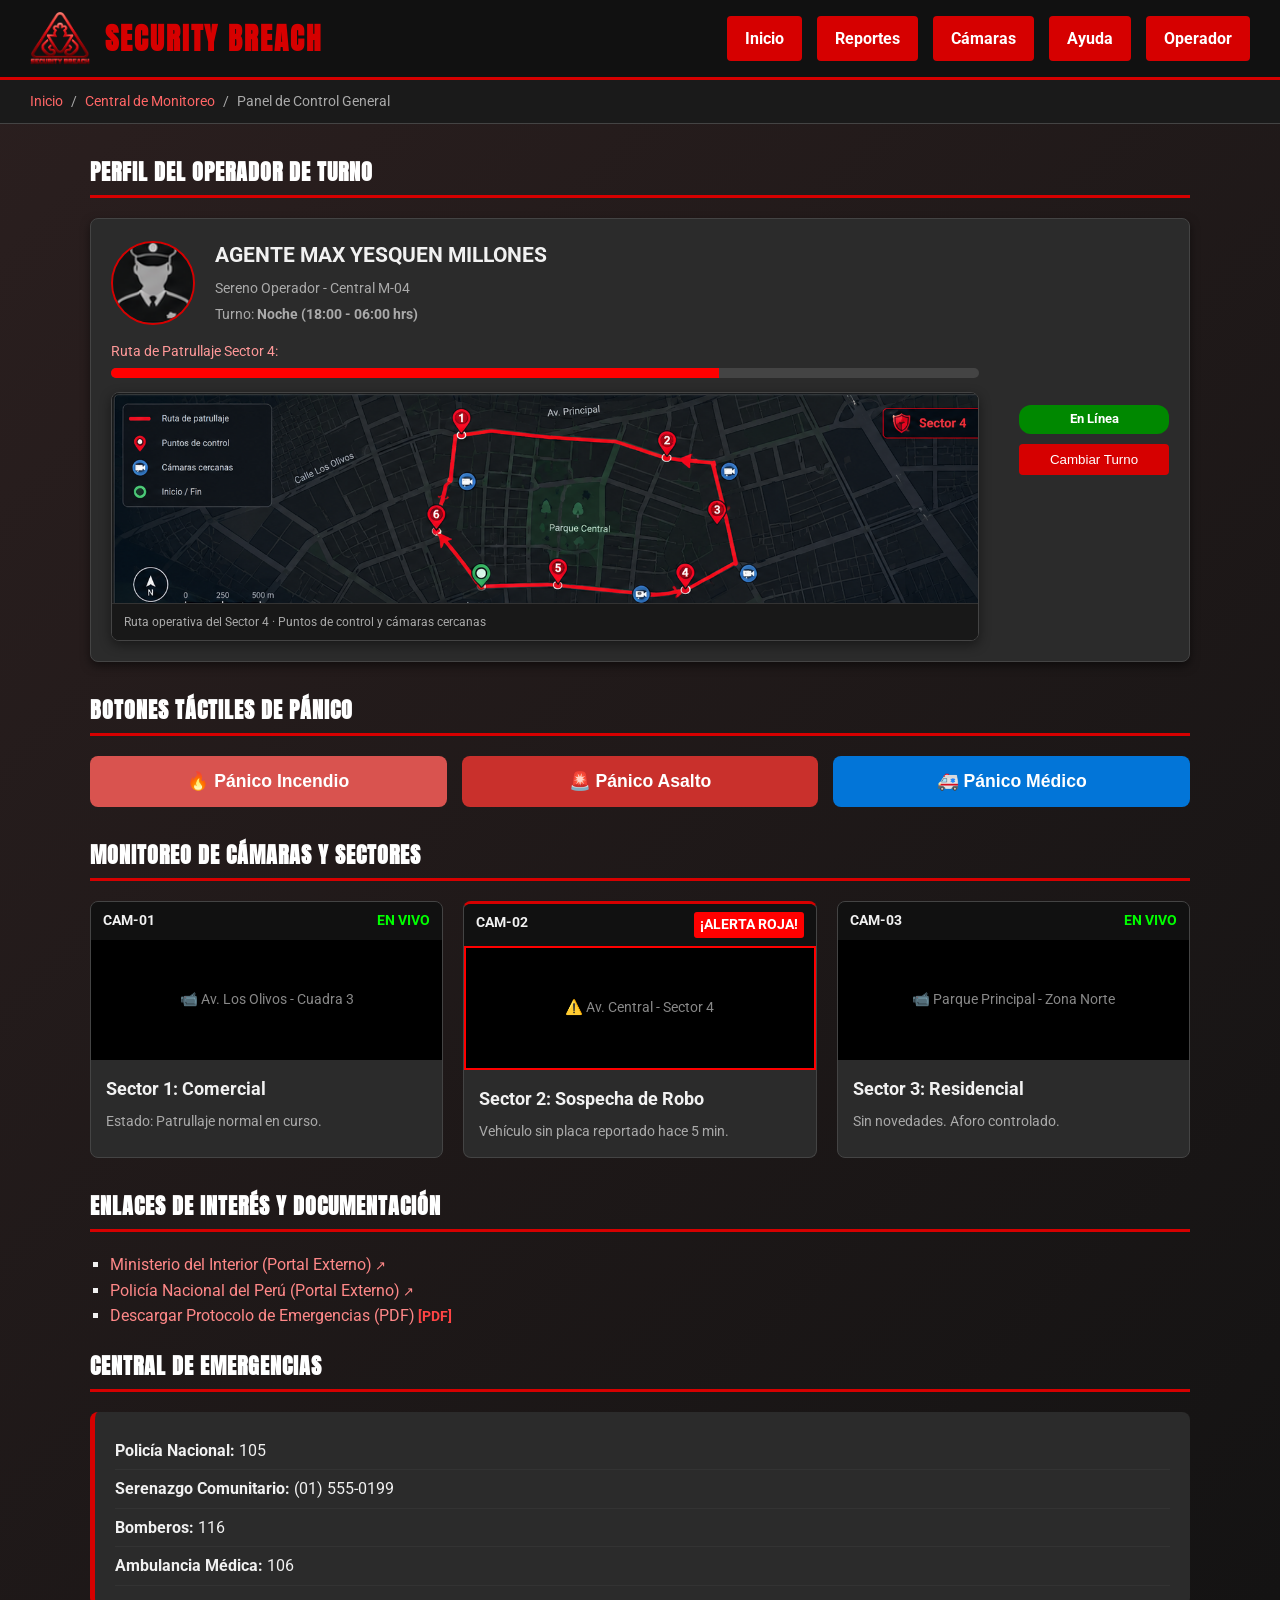
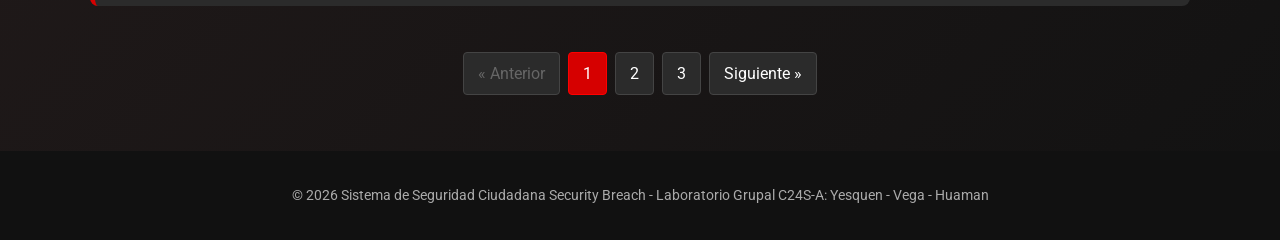
<file: index.html>
<!DOCTYPE html>
<html lang="es">
<head>
  <meta charset="UTF-8">
  <meta name="viewport" content="width=device-width, initial-scale=1.0">
  <title>Central de Seguridad Ciudadana | Security Breach</title>
  <link rel="stylesheet" href="styles.css">
  <link rel="preconnect" href="https://fonts.googleapis.com">
  <link rel="preconnect" href="https://fonts.gstatic.com" crossorigin>
  <link href="https://fonts.googleapis.com/css2?family=Anton&family=Roboto:wght@300;400;700&display=swap" rel="stylesheet">
</head> 
<body>

  <!-- Cabecera Principal -->
<header class="main-header">
    <div class="logo-container">
      <img src="security.png" alt="Logo Security Breach" class="logo-img">
      <h1 class="portal-title">SECURITY BREACH</h1>
    </div>

    <!-- Navegación Principal -->
    <nav class="nav-menu" aria-label="Navegación principal">
  <div class="menu-contenedor">
    <details>
    <summary class="btn-nav" href="index.html">Inicio</summary>
    <div class="cuadro-opciones">
      <a class="opcion-item" href="#operador">Perfil de Operador</a>
      <a class="opcion-item" href="#sectores">Monitoreo de Sectores</a>
      <a class="opcion-item" href="https://www.gob.pe/pnp" target="_blank">PNP Oficial</a>
    </div>
    </details>
  </div>

  <div class="menu-contenedor">
    <details>
    <summary class="btn-nav" href="reportes.html">Reportes</summary>
    <div class="cuadro-opciones">
      <a class="opcion-item" href="index.html">Nuevo Reporte</a>
      <a class="opcion-item" href="reportes.html#historial">Historial de Incidencias</a>
      <a class="opcion-item" href="reporte_mensual.pdf">Descargar Reporte PDF</a>
    </div>
    </details>
  </div>

  <div class="menu-contenedor">
    <details>
    <summary class="btn-nav" href="camaras.html">Cámaras</summary>
    <div class="cuadro-opciones">
      <a class="opcion-item" href="camaras.html#camaras">Cámaras en Vivo</a>
      <a class="opcion-item" href="camaras.html#riesgo">Zonas de Alto Riesgo</a>
    </div>
    </details>
  </div>

  <!-- AYUDA -->
  <div class="menu-contenedor">
    <details>
    <summary class="btn-nav" href="ayuda.html">Ayuda</summary>
    <div class="cuadro-opciones">
      <a class="opcion-item" href="ayuda.html#soporte">Soporte Técnico</a>
      <a class="opcion-item" href="https://www.gob.pe" target="_blank">Portal del Estado</a>
    </div>
    </details>
  </div>

  <!-- OPERADOR -->
  <div class="menu-contenedor">
    <details>
      <summary class="btn-nav">Operador</summary>
      <div class="cuadro-opciones">
        <a class="opcion-item" href="sesion.html">Cerrar Sesión</a>
      </div>
    </details>
  </div>
    </nav>
  </header>

  <!-- Componente Breadcrumbs (Migas de Pan) -->
  <nav class="breadcrumbs-container" aria-label="Migas de pan">
    <ol class="breadcrumbs">
      <li class="breadcrumb-item"><a href="#">Inicio</a></li>
      <li class="breadcrumb-item"><a href="#">Central de Monitoreo</a></li>
      <li class="breadcrumb-item active" aria-current="page">Panel de Control General</li>
    </ol>
  </nav>

  <main class="container">

    <!-- Sección Perfil de Sereno/Operador (Layout Flexbox) -->
    <section class="operador-section" id="operador">
      <h2 class="section-title">PERFIL DEL OPERADOR DE TURNO</h2>
      <article class="operator-card">
        <div class="operator-info">
          <div class="operator-heading">
            <div class="operator-avatar">
              <img src="avatar.png" alt="Foto de perfil del agente Max Yesquen Millones">
            </div>
            <div class="operator-details">
              <h3 class="operator-name">AGENTE MAX YESQUEN MILLONES</h3>
              <p class="operator-role">Sereno Operador - Central M-04</p>
              <p class="operator-shift">Turno: <strong>Noche (18:00 - 06:00 hrs)</strong></p>
            </div>
          </div>
          
          <!-- Barra de carga de patrullaje activo -->
          <div class="patrol-progress-container">
            <label>Ruta de Patrullaje Sector 4:</label>
            <div class="progress-bar">
              <div class="progress-fill"></div>
            </div>
            <div class="patrol-map">
              <img src="ruta_sector4.png" alt="Mapa de la ruta de patrullaje del Sector 4">
              <p class="map-caption">Ruta operativa del Sector 4 · Puntos de control y cámaras cercanas</p>
            </div>
          </div>
        </div>
        <div class="operator-actions">
          <span class="status-badge active">En Línea</span>
          <button class="btn-action">Cambiar Turno</button>
        </div>
      </article>
    </section>

    <!-- Botones Táctiles de Pánico (Visibles especialmente en SmartPhones / Móviles) -->
    <section class="panic-section">
      <h2 class="section-title">BOTONES TÁCTILES DE PÁNICO</h2>
      <div class="panic-grid">
        <button class="btn-panic alert-fire">🔥 Pánico Incendio</button>
        <button class="btn-panic alert-crime">🚨 Pánico Asalto</button>
        <button class="btn-panic alert-medical">🚑 Pánico Médico</button>
      </div>
    </section>

    <!-- Sección de Cámaras y Sectores (Layout CSS Grid - 3 Columnas) -->
    <section class="cameras-section" id="sectores">
      <h2 class="section-title">MONITOREO DE CÁMARAS Y SECTORES</h2>
      
      <div class="cameras-grid">
        
        <!-- Tarjeta 1: Sector 1 -->
        <article class="camera-card">
          <div class="camera-header">
            <span class="cam-id">CAM-01</span>
            <span class="cam-status online">EN VIVO</span>
          </div>
          <div class="camera-screen">
            <p>📹 Av. Los Olivos - Cuadra 3</p>
          </div>
          <div class="camera-body">
            <h3>Sector 1: Comercial</h3>
            <p>Estado: Patrullaje normal en curso.</p>
          </div>
        </article>

        <!-- Tarjeta 2: Sector 2 (Alerta Activa con Parpadeo) -->
        <article class="camera-card alert-active">
          <div class="camera-header">
            <span class="cam-id">CAM-02</span>
            <span class="cam-status blink-alert">¡ALERTA ROJA!</span>
          </div>
          <div class="camera-screen alert-bg">
            <p>⚠️ Av. Central - Sector 4</p>
          </div>
          <div class="camera-body">
            <h3>Sector 2: Sospecha de Robo</h3>
            <p>Vehículo sin placa reportado hace 5 min.</p>
          </div>
        </article>

        <!-- Tarjeta 3: Sector 3 -->
        <article class="camera-card">
          <div class="camera-header">
            <span class="cam-id">CAM-03</span>
            <span class="cam-status online">EN VIVO</span>
          </div>
          <div class="camera-screen">
            <p>📹 Parque Principal - Zona Norte</p>
          </div>
          <div class="camera-body">
            <h3>Sector 3: Residencial</h3>
            <p>Sin novedades. Aforo controlado.</p>
          </div>
        </article>

      </div>
    </section>

    <!-- Sección de Enlaces y Documentos (Para selectores de atributo) -->
    <section class="links-section">
      <h2 class="section-title">ENLACES DE INTERÉS Y DOCUMENTACIÓN</h2>
      <ul class="external-links">
        <li><a href="https://www.gob.pe/mininter" target="_blank">Ministerio del Interior (Portal Externo)</a></li>
        <li><a href="https://www.pnp.gob.pe" target="_blank">Policía Nacional del Perú (Portal Externo)</a></li>
        <li><a href="protocolo_seguridad.pdf">Descargar Protocolo de Emergencias (PDF)</a></li>
      </ul>
    </section>

    <!-- Sección de Teléfonos de Emergencia -->
    <section class="emergency-section">
      <h2 class="section-title">CENTRAL DE EMERGENCIAS</h2>
      <ul class="phone-list">
        <li><strong>Policía Nacional:</strong> 105</li>
        <li><strong>Serenazgo Comunitario:</strong> (01) 555-0199</li>
        <li><strong>Bomberos:</strong> 116</li>
        <li><strong>Ambulancia Médica:</strong> 106</li>
      </ul>
    </section>

    <!-- Paginación -->
    <nav class="pagination-container" aria-label="Navegación de páginas">
      <ul class="pagination">
        <li class="page-item disabled"><a class="page-link" href="index.html" aria-disabled="true">&laquo; Anterior</a></li>
        <li class="page-item active"><a class="page-link" href="index.html" aria-current="page">1</a></li>
        <li class="page-item"><a class="page-link" href="pagina2.html">2</a></li>
        <li class="page-item"><a class="page-link" href="pagina3.html">3</a></li>
        <li class="page-item"><a class="page-link" href="pagina2.html">Siguiente &raquo;</a></li>
      </ul>
    </nav>

  </main>

  <footer class="main-footer">
    <p>© 2026 Sistema de Seguridad Ciudadana Security Breach - Laboratorio Grupal C24S-A: Yesquen - Vega - Huaman</p>
  </footer>

</body>
</html>
</file>
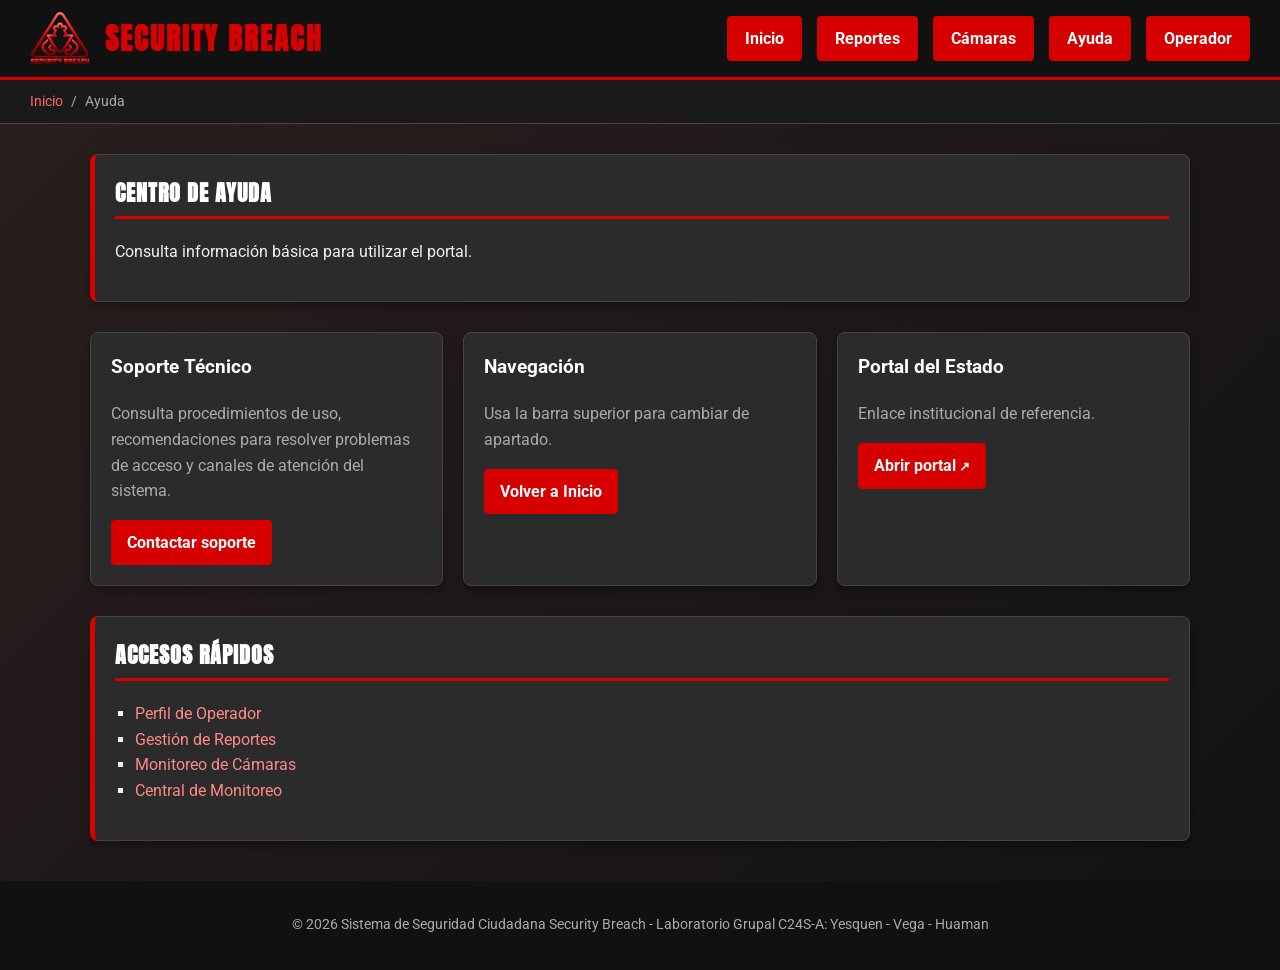
<file: ayuda.html>
<!DOCTYPE html>
<html lang="es">
<head>
  <meta charset="UTF-8">
  <meta name="viewport" content="width=device-width, initial-scale=1.0">
  <title>Ayuda | Security Breach</title>
  <link rel="stylesheet" href="styles.css">
  <link rel="preconnect" href="https://fonts.googleapis.com">
  <link rel="preconnect" href="https://fonts.gstatic.com" crossorigin>
  <link href="https://fonts.googleapis.com/css2?family=Anton&family=Roboto:wght@300;400;700&display=swap" rel="stylesheet">
</head>
<body>

  <!-- Cabecera Principal -->
  <header class="main-header">
    <div class="logo-container">
      <img src="security.png" alt="Logo Security Breach" class="logo-img">
      <h1 class="portal-title">SECURITY BREACH</h1>
    </div>

    <!-- Navegación Principal -->
    <nav class="nav-menu" aria-label="Navegación principal">
  <div class="menu-contenedor">
    <details>
    <summary class="btn-nav" href="index.html">Inicio</summary>
    <div class="cuadro-opciones">
      <a class="opcion-item" href="#operador">Perfil de Operador</a>
      <a class="opcion-item" href="#sectores">Monitoreo de Sectores</a>
      <a class="opcion-item" href="https://www.gob.pe/pnp" target="_blank">PNP Oficial</a>
    </div>
    </details>
  </div>

  <div class="menu-contenedor">
    <details>
    <summary class="btn-nav" href="reportes.html">Reportes</summary>
    <div class="cuadro-opciones">
      <a class="opcion-item" href="index.html">Nuevo Reporte</a>
      <a class="opcion-item" href="reportes.html#historial">Historial de Incidencias</a>
      <a class="opcion-item" href="reporte_mensual.pdf">Descargar Reporte PDF</a>
    </div>
    </details>
  </div>

  <div class="menu-contenedor">
    <details>
    <summary class="btn-nav" href="camaras.html">Cámaras</summary>
    <div class="cuadro-opciones">
      <a class="opcion-item" href="camaras.html#camaras">Cámaras en Vivo</a>
      <a class="opcion-item" href="camaras.html#riesgo">Zonas de Alto Riesgo</a>
    </div>
    </details>
  </div>

  <!-- AYUDA -->
  <div class="menu-contenedor">
    <details>
    <summary class="btn-nav" href="ayuda.html">Ayuda</summary>
    <div class="cuadro-opciones">
      <a class="opcion-item" href="ayuda.html#soporte">Soporte Técnico</a>
      <a class="opcion-item" href="https://www.gob.pe" target="_blank">Portal del Estado</a>
    </div>
    </details>
  </div>

  <!-- OPERADOR -->
  <div class="menu-contenedor">
    <details>
      <summary class="btn-nav">Operador</summary>
      <div class="cuadro-opciones">
        <a class="opcion-item" href="sesion.html">Cerrar Sesión</a>
      </div>
    </details>
  </div>
    </nav>
  </header>

  <!-- Migas de Pan -->
  <nav class="breadcrumbs-container" aria-label="Migas de pan">
    <ol class="breadcrumbs">
      <li class="breadcrumb-item"><a href="index.html">Inicio</a></li>
      <li class="breadcrumb-item active" aria-current="page">Ayuda</li>
    </ol>
  </nav>

  <main class="container">

    <section class="page-intro" id="soporte">
      <h2 class="section-title">CENTRO DE AYUDA</h2>
      <p>Consulta información básica para utilizar el portal.</p>
    </section>

    <section class="info-grid">
      <article class="info-card">
        <h3>Soporte Técnico</h3>
        <p>Consulta procedimientos de uso, recomendaciones para resolver problemas de acceso y canales de atención del sistema.</p>
        <a class="btn-page" href="mailto:soporte@securitybreach.local">Contactar soporte</a>
      </article>

      <article class="info-card">
        <h3>Navegación</h3>
        <p>Usa la barra superior para cambiar de apartado.</p>
        <a class="btn-page" href="index.html">Volver a Inicio</a>
      </article>

      <article class="info-card">
        <h3>Portal del Estado</h3>
        <p>Enlace institucional de referencia.</p>
        <a class="btn-page" href="https://www.gob.pe" target="_blank" rel="noopener">Abrir portal</a>
      </article>
    </section>

    <section class="page-intro">
      <h2 class="section-title">ACCESOS RÁPIDOS</h2>
      <ul class="external-links">
        <li><a href="index.html#operador">Perfil de Operador</a></li>
        <li><a href="reportes.html">Gestión de Reportes</a></li>
        <li><a href="camaras.html">Monitoreo de Cámaras</a></li>
        <li><a href="index.html#sectores">Central de Monitoreo</a></li>
      </ul>
    </section>

  </main>

  <footer class="main-footer">
    <p>© 2026 Sistema de Seguridad Ciudadana Security Breach - Laboratorio Grupal C24S-A: Yesquen - Vega - Huaman</p>
  </footer>

</body>
</html>
</file>
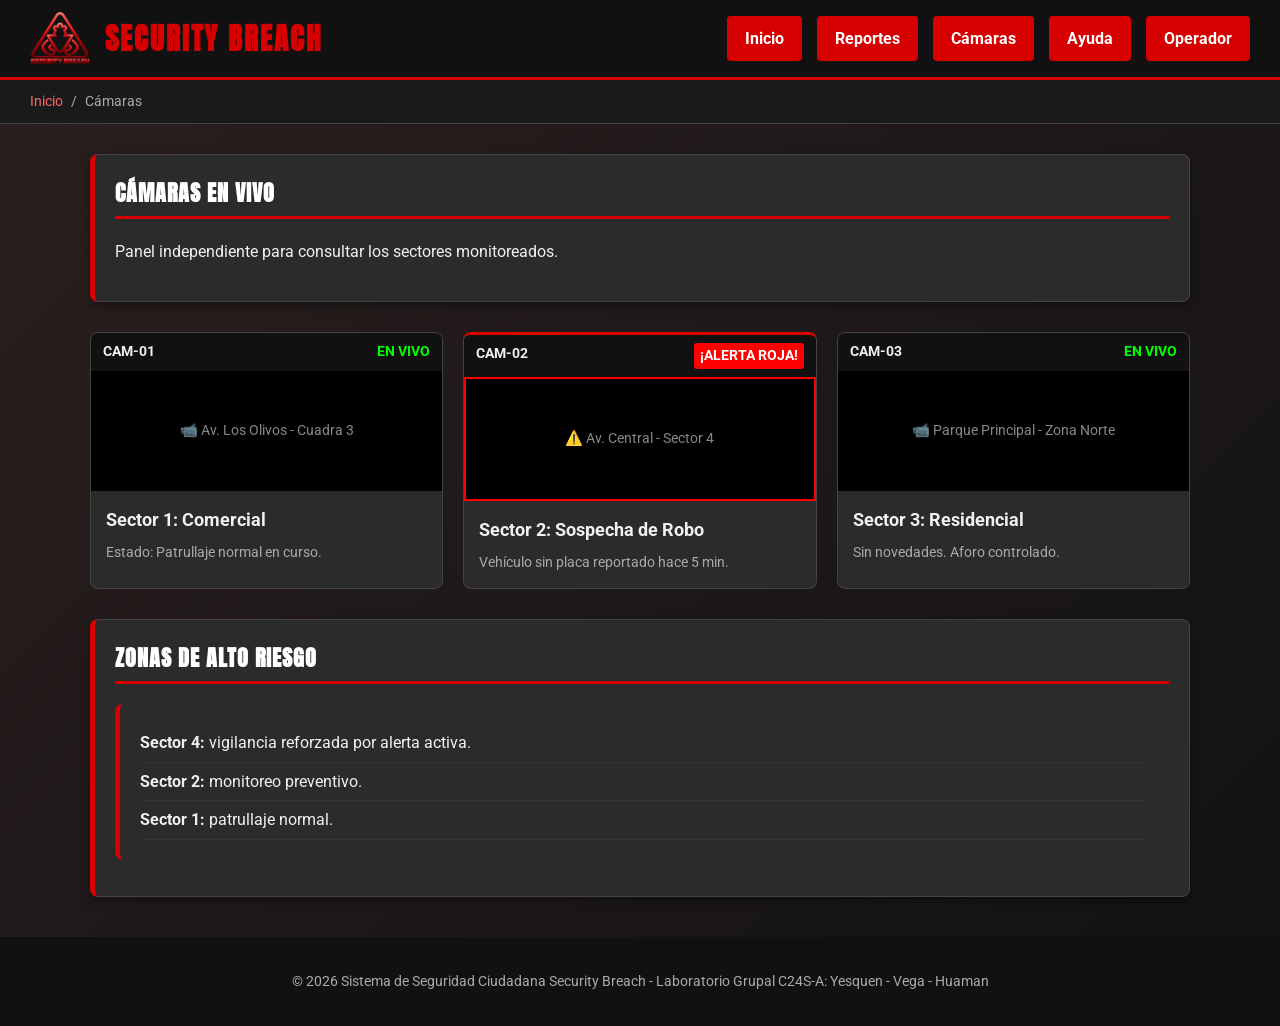
<file: camaras.html>
<!DOCTYPE html>
<html lang="es">
<head>
  <meta charset="UTF-8">
  <meta name="viewport" content="width=device-width, initial-scale=1.0">
  <title>Cámaras | Security Breach</title>
  <link rel="stylesheet" href="styles.css">
  <link rel="preconnect" href="https://fonts.googleapis.com">
  <link rel="preconnect" href="https://fonts.gstatic.com" crossorigin>
  <link href="https://fonts.googleapis.com/css2?family=Anton&family=Roboto:wght@300;400;700&display=swap" rel="stylesheet">
</head>
<body>

  <!-- Cabecera Principal -->
  <header class="main-header">
    <div class="logo-container">
      <img src="security.png" alt="Logo Security Breach" class="logo-img">
      <h1 class="portal-title">SECURITY BREACH</h1>
    </div>

    <!-- Navegación Principal -->
    <nav class="nav-menu" aria-label="Navegación principal">
  <div class="menu-contenedor">
    <details>
    <summary class="btn-nav" href="index.html">Inicio</summary>
    <div class="cuadro-opciones">
      <a class="opcion-item" href="#operador">Perfil de Operador</a>
      <a class="opcion-item" href="#sectores">Monitoreo de Sectores</a>
      <a class="opcion-item" href="https://www.gob.pe/pnp" target="_blank">PNP Oficial</a>
    </div>
    </details>
  </div>

  <div class="menu-contenedor">
    <details>
    <summary class="btn-nav" href="reportes.html">Reportes</summary>
    <div class="cuadro-opciones">
      <a class="opcion-item" href="index.html">Nuevo Reporte</a>
      <a class="opcion-item" href="reportes.html#historial">Historial de Incidencias</a>
      <a class="opcion-item" href="reporte_mensual.pdf">Descargar Reporte PDF</a>
    </div>
    </details>
  </div>

  <div class="menu-contenedor">
    <details>
    <summary class="btn-nav" href="camaras.html">Cámaras</summary>
    <div class="cuadro-opciones">
      <a class="opcion-item" href="camaras.html#camaras">Cámaras en Vivo</a>
      <a class="opcion-item" href="camaras.html#riesgo">Zonas de Alto Riesgo</a>
    </div>
    </details>
  </div>

  <!-- AYUDA -->
  <div class="menu-contenedor">
    <details>
    <summary class="btn-nav" href="ayuda.html">Ayuda</summary>
    <div class="cuadro-opciones">
      <a class="opcion-item" href="ayuda.html#soporte">Soporte Técnico</a>
      <a class="opcion-item" href="https://www.gob.pe" target="_blank">Portal del Estado</a>
    </div>
    </details>
  </div>

  <!-- OPERADOR -->
  <div class="menu-contenedor">
    <details>
      <summary class="btn-nav">Operador</summary>
      <div class="cuadro-opciones">
        <a class="opcion-item" href="sesion.html">Cerrar Sesión</a>
      </div>
    </details>
  </div>
    </nav>
  </header>

  <!-- Migas de Pan -->
  <nav class="breadcrumbs-container" aria-label="Migas de pan">
    <ol class="breadcrumbs">
      <li class="breadcrumb-item"><a href="index.html">Inicio</a></li>
      <li class="breadcrumb-item active" aria-current="page">Cámaras</li>
    </ol>
  </nav>

  <main class="container">

    <section class="page-intro" id="camaras">
      <h2 class="section-title">CÁMARAS EN VIVO</h2>
      <p>Panel independiente para consultar los sectores monitoreados.</p>
    </section>

    <div class="cameras-grid">

      <!-- Tarjeta 1: Sector 1 -->
      <article class="camera-card">
        <div class="camera-header">
          <span>CAM-01</span>
          <span class="cam-status online">EN VIVO</span>
        </div>
        <div class="camera-screen">
          <p>📹 Av. Los Olivos - Cuadra 3</p>
        </div>
        <div class="camera-body">
          <h3>Sector 1: Comercial</h3>
          <p>Estado: Patrullaje normal en curso.</p>
        </div>
      </article>

      <!-- Tarjeta 2: Alerta activa con parpadeo -->
      <article class="camera-card alert-active">
        <div class="camera-header">
          <span>CAM-02</span>
          <span class="blink-alert">¡ALERTA ROJA!</span>
        </div>
        <div class="camera-screen alert-bg">
          <p>⚠️ Av. Central - Sector 4</p>
        </div>
        <div class="camera-body">
          <h3>Sector 2: Sospecha de Robo</h3>
          <p>Vehículo sin placa reportado hace 5 min.</p>
        </div>
      </article>

      <!-- Tarjeta 3: Sector 3 -->
      <article class="camera-card">
        <div class="camera-header">
          <span>CAM-03</span>
          <span class="cam-status online">EN VIVO</span>
        </div>
        <div class="camera-screen">
          <p>📹 Parque Principal - Zona Norte</p>
        </div>
        <div class="camera-body">
          <h3>Sector 3: Residencial</h3>
          <p>Sin novedades. Aforo controlado.</p>
        </div>
      </article>

    </div>

    <section class="page-intro" id="riesgo">
      <h2 class="section-title">ZONAS DE ALTO RIESGO</h2>
      <ul class="phone-list">
        <li><strong>Sector 4:</strong> vigilancia reforzada por alerta activa.</li>
        <li><strong>Sector 2:</strong> monitoreo preventivo.</li>
        <li><strong>Sector 1:</strong> patrullaje normal.</li>
      </ul>
    </section>

  </main>

  <footer class="main-footer">
    <p>© 2026 Sistema de Seguridad Ciudadana Security Breach - Laboratorio Grupal C24S-A: Yesquen - Vega - Huaman</p>
  </footer>

</body>
</html>
</file>
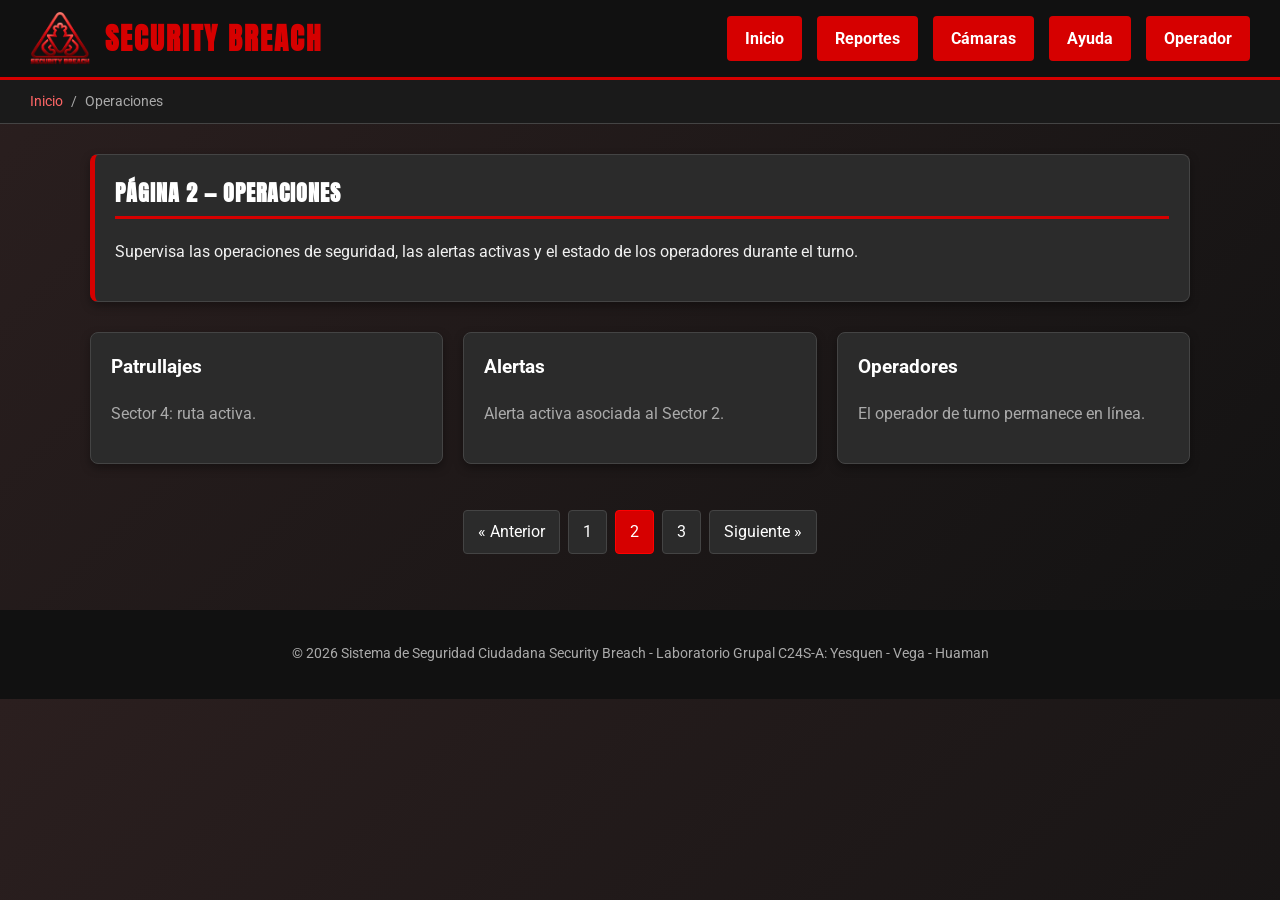
<file: pagina2.html>
<!DOCTYPE html>
<html lang="es">
<head>
  <meta charset="UTF-8">
  <meta name="viewport" content="width=device-width, initial-scale=1.0">
  <title>Página 2 | Security Breach</title>
  <link rel="stylesheet" href="styles.css">
  <link rel="preconnect" href="https://fonts.googleapis.com">
  <link rel="preconnect" href="https://fonts.gstatic.com" crossorigin>
  <link href="https://fonts.googleapis.com/css2?family=Anton&family=Roboto:wght@300;400;700&display=swap" rel="stylesheet">
</head>
<body>

  <!-- Cabecera Principal -->
<header class="main-header">
    <div class="logo-container">
      <img src="security.png" alt="Logo Security Breach" class="logo-img">
      <h1 class="portal-title">SECURITY BREACH</h1>
    </div>

    <!-- Navegación Principal -->
    <nav class="nav-menu" aria-label="Navegación principal">
  <div class="menu-contenedor">
    <details>
    <summary class="btn-nav" href="index.html">Inicio</summary>
    <div class="cuadro-opciones">
      <a class="opcion-item" href="#operador">Perfil de Operador</a>
      <a class="opcion-item" href="#sectores">Monitoreo de Sectores</a>
      <a class="opcion-item" href="https://www.gob.pe/pnp" target="_blank">PNP Oficial</a>
    </div>
    </details>
  </div>

  <div class="menu-contenedor">
    <details>
    <summary class="btn-nav" href="reportes.html">Reportes</summary>
    <div class="cuadro-opciones">
      <a class="opcion-item" href="index.html">Nuevo Reporte</a>
      <a class="opcion-item" href="reportes.html#historial">Historial de Incidencias</a>
      <a class="opcion-item" href="reporte_mensual.pdf">Descargar Reporte PDF</a>
    </div>
    </details>
  </div>

  <div class="menu-contenedor">
    <details>
    <summary class="btn-nav" href="camaras.html">Cámaras</summary>
    <div class="cuadro-opciones">
      <a class="opcion-item" href="camaras.html#camaras">Cámaras en Vivo</a>
      <a class="opcion-item" href="camaras.html#riesgo">Zonas de Alto Riesgo</a>
    </div>
    </details>
  </div>

  <!-- AYUDA -->
  <div class="menu-contenedor">
    <details>
    <summary class="btn-nav" href="ayuda.html">Ayuda</summary>
    <div class="cuadro-opciones">
      <a class="opcion-item" href="ayuda.html#soporte">Soporte Técnico</a>
      <a class="opcion-item" href="https://www.gob.pe" target="_blank">Portal del Estado</a>
    </div>
    </details>
  </div>

  <!-- OPERADOR -->
  <div class="menu-contenedor">
    <details>
      <summary class="btn-nav">Operador</summary>
      <div class="cuadro-opciones">
        <a class="opcion-item" href="sesion.html">Cerrar Sesión</a>
      </div>
    </details>
  </div>
    </nav>
  </header>
  <!-- Migas de Pan -->
  <nav class="breadcrumbs-container" aria-label="Migas de pan">
    <ol class="breadcrumbs">
      <li class="breadcrumb-item"><a href="index.html">Inicio</a></li>
      <li class="breadcrumb-item active" aria-current="page">Operaciones</li>
    </ol>
  </nav>

  <main class="container">

    <section class="page-intro">
      <h2 class="section-title">PÁGINA 2 — OPERACIONES</h2>
      <p>Supervisa las operaciones de seguridad, las alertas activas y el estado de los operadores durante el turno.</p>
    </section>

    <div class="info-grid">
      <article class="info-card">
        <h3>Patrullajes</h3>
        <p>Sector 4: ruta activa.</p>
      </article>

      <article class="info-card">
        <h3>Alertas</h3>
        <p>Alerta activa asociada al Sector 2.</p>
      </article>

      <article class="info-card">
        <h3>Operadores</h3>
        <p>El operador de turno permanece en línea.</p>
      </article>
    </div>

    <!-- Paginación -->
    <nav class="pagination-container" aria-label="Navegación de páginas">
      <ul class="pagination">
        <li class="page-item"><a class="page-link" href="index.html">&laquo; Anterior</a></li>
        <li class="page-item"><a class="page-link" href="index.html">1</a></li>
        <li class="page-item active"><a class="page-link" href="pagina2.html">2</a></li>
        <li class="page-item"><a class="page-link" href="pagina3.html">3</a></li>
        <li class="page-item"><a class="page-link" href="pagina3.html">Siguiente &raquo;</a></li>
      </ul>
    </nav>

  </main>

  <footer class="main-footer">
    <p>© 2026 Sistema de Seguridad Ciudadana Security Breach - Laboratorio Grupal C24S-A: Yesquen - Vega - Huaman</p>
  </footer>

</body>
</html>
</file>
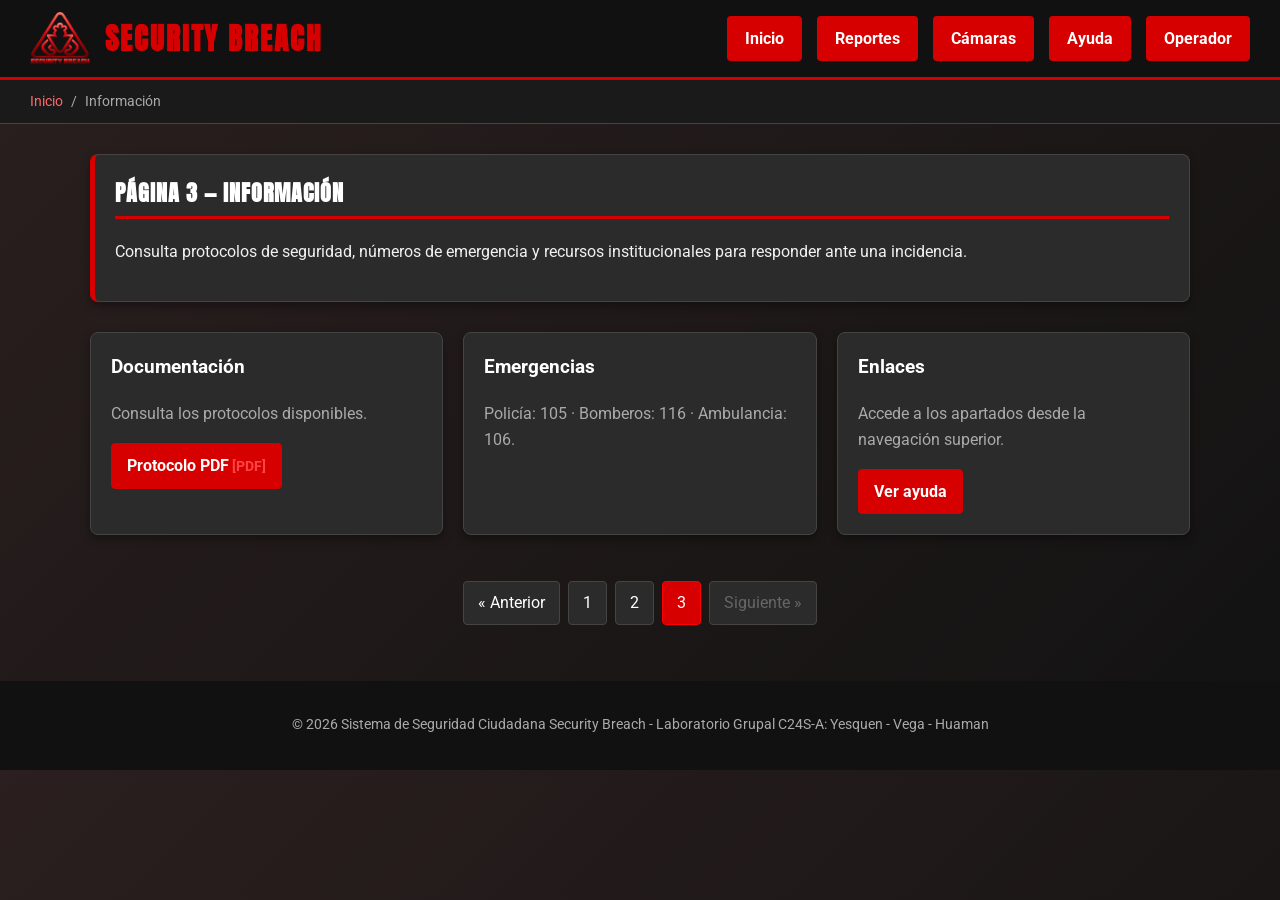
<file: pagina3.html>
<!DOCTYPE html>
<html lang="es">
<head>
  <meta charset="UTF-8">
  <meta name="viewport" content="width=device-width, initial-scale=1.0">
  <title>Página 3 | Security Breach</title>
  <link rel="stylesheet" href="styles.css">
  <link rel="preconnect" href="https://fonts.googleapis.com">
  <link rel="preconnect" href="https://fonts.gstatic.com" crossorigin>
  <link href="https://fonts.googleapis.com/css2?family=Anton&family=Roboto:wght@300;400;700&display=swap" rel="stylesheet">
</head>
<body>

  <!-- Cabecera Principal -->
<header class="main-header">
    <div class="logo-container">
      <img src="security.png" alt="Logo Security Breach" class="logo-img">
      <h1 class="portal-title">SECURITY BREACH</h1>
    </div>

    <!-- Navegación Principal -->
    <nav class="nav-menu" aria-label="Navegación principal">
  <div class="menu-contenedor">
    <details>
    <summary class="btn-nav" href="index.html">Inicio</summary>
    <div class="cuadro-opciones">
      <a class="opcion-item" href="#operador">Perfil de Operador</a>
      <a class="opcion-item" href="#sectores">Monitoreo de Sectores</a>
      <a class="opcion-item" href="https://www.gob.pe/pnp" target="_blank">PNP Oficial</a>
    </div>
    </details>
  </div>

  <div class="menu-contenedor">
    <details>
    <summary class="btn-nav" href="reportes.html">Reportes</summary>
    <div class="cuadro-opciones">
      <a class="opcion-item" href="index.html">Nuevo Reporte</a>
      <a class="opcion-item" href="reportes.html#historial">Historial de Incidencias</a>
      <a class="opcion-item" href="reporte_mensual.pdf">Descargar Reporte PDF</a>
    </div>
    </details>
  </div>

  <div class="menu-contenedor">
    <details>
    <summary class="btn-nav" href="camaras.html">Cámaras</summary>
    <div class="cuadro-opciones">
      <a class="opcion-item" href="camaras.html#camaras">Cámaras en Vivo</a>
      <a class="opcion-item" href="camaras.html#riesgo">Zonas de Alto Riesgo</a>
    </div>
    </details>
  </div>

  <!-- AYUDA -->
  <div class="menu-contenedor">
    <details>
    <summary class="btn-nav" href="ayuda.html">Ayuda</summary>
    <div class="cuadro-opciones">
      <a class="opcion-item" href="ayuda.html#soporte">Soporte Técnico</a>
      <a class="opcion-item" href="https://www.gob.pe" target="_blank">Portal del Estado</a>
    </div>
    </details>
  </div>

  <!-- OPERADOR -->
  <div class="menu-contenedor">
    <details>
      <summary class="btn-nav">Operador</summary>
      <div class="cuadro-opciones">
        <a class="opcion-item" href="sesion.html">Cerrar Sesión</a>
      </div>
    </details>
  </div>
    </nav>
  </header>

  <!-- Migas de Pan -->
  <nav class="breadcrumbs-container" aria-label="Migas de pan">
    <ol class="breadcrumbs">
      <li class="breadcrumb-item"><a href="index.html">Inicio</a></li>
      <li class="breadcrumb-item active" aria-current="page">Información</li>
    </ol>
  </nav>

  <main class="container">

    <section class="page-intro">
      <h2 class="section-title">PÁGINA 3 — INFORMACIÓN</h2>
      <p>Consulta protocolos de seguridad, números de emergencia y recursos institucionales para responder ante una incidencia.</p>
    </section>

    <div class="info-grid">
      <article class="info-card">
        <h3>Documentación</h3>
        <p>Consulta los protocolos disponibles.</p>
        <a class="btn-page" href="protocolo_seguridad.pdf">Protocolo PDF</a>
      </article>

      <article class="info-card">
        <h3>Emergencias</h3>
        <p>Policía: 105 · Bomberos: 116 · Ambulancia: 106.</p>
      </article>

      <article class="info-card">
        <h3>Enlaces</h3>
        <p>Accede a los apartados desde la navegación superior.</p>
        <a class="btn-page" href="ayuda.html">Ver ayuda</a>
      </article>
    </div>

    <!-- Paginación -->
    <nav class="pagination-container" aria-label="Navegación de páginas">
      <ul class="pagination">
        <li class="page-item"><a class="page-link" href="pagina2.html">&laquo; Anterior</a></li>
        <li class="page-item"><a class="page-link" href="index.html">1</a></li>
        <li class="page-item"><a class="page-link" href="pagina2.html">2</a></li>
        <li class="page-item active"><a class="page-link" href="pagina3.html">3</a></li>
        <li class="page-item disabled"><a class="page-link" href="pagina3.html">Siguiente &raquo;</a></li>
      </ul>
    </nav>

  </main>

  <footer class="main-footer">
    <p>© 2026 Sistema de Seguridad Ciudadana Security Breach - Laboratorio Grupal C24S-A: Yesquen - Vega - Huaman</p>
  </footer>

</body>
</html>
</file>
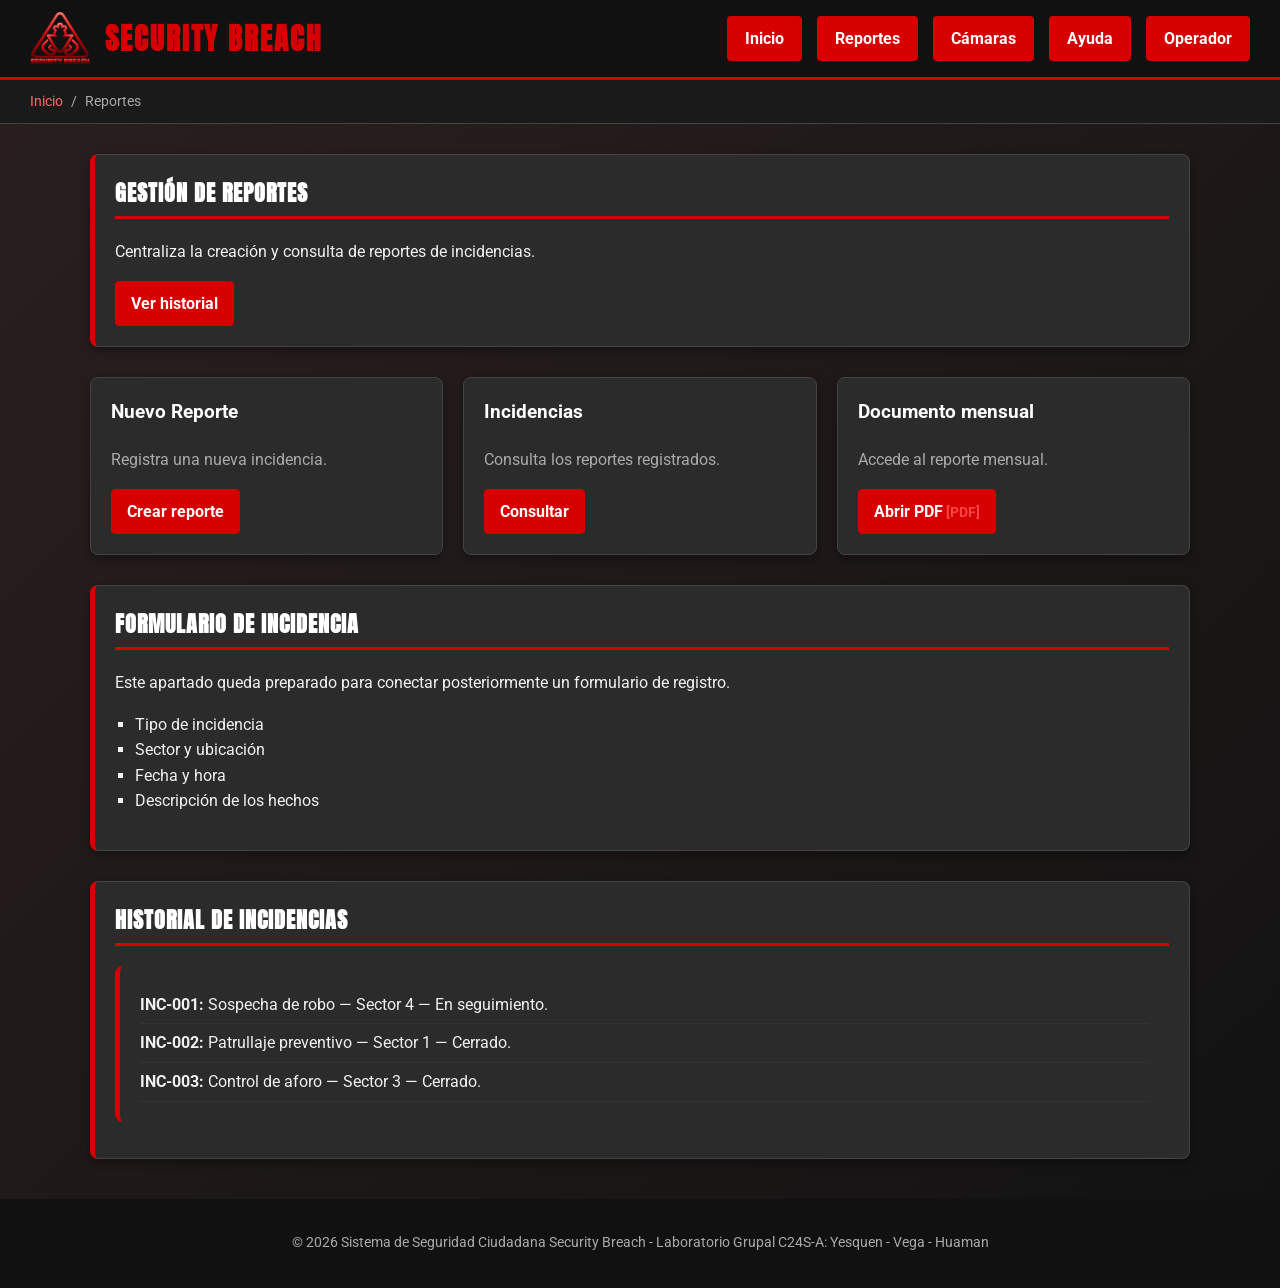
<file: reportes.html>
<!DOCTYPE html>
<html lang="es">
<head>
  <meta charset="UTF-8">
  <meta name="viewport" content="width=device-width, initial-scale=1.0">
  <title>Reportes | Security Breach</title>
  <link rel="stylesheet" href="styles.css">
  <link rel="preconnect" href="https://fonts.googleapis.com">
  <link rel="preconnect" href="https://fonts.gstatic.com" crossorigin>
  <link href="https://fonts.googleapis.com/css2?family=Anton&family=Roboto:wght@300;400;700&display=swap" rel="stylesheet">
</head>
<body>

  <!-- Cabecera Principal -->
  <header class="main-header">
    <div class="logo-container">
      <img src="security.png" alt="Logo Security Breach" class="logo-img">
      <h1 class="portal-title">SECURITY BREACH</h1>
    </div>

    <!-- Navegación Principal -->
    <nav class="nav-menu" aria-label="Navegación principal">
  <div class="menu-contenedor">
    <details>
    <summary class="btn-nav" href="index.html">Inicio</summary>
    <div class="cuadro-opciones">
      <a class="opcion-item" href="#operador">Perfil de Operador</a>
      <a class="opcion-item" href="#sectores">Monitoreo de Sectores</a>
      <a class="opcion-item" href="https://www.gob.pe/pnp" target="_blank">PNP Oficial</a>
    </div>
    </details>
  </div>

  <div class="menu-contenedor">
    <details>
    <summary class="btn-nav" href="reportes.html">Reportes</summary>
    <div class="cuadro-opciones">
      <a class="opcion-item" href="index.html">Nuevo Reporte</a>
      <a class="opcion-item" href="reportes.html#historial">Historial de Incidencias</a>
      <a class="opcion-item" href="reporte_mensual.pdf">Descargar Reporte PDF</a>
    </div>
    </details>
  </div>

  <div class="menu-contenedor">
    <details>
    <summary class="btn-nav" href="camaras.html">Cámaras</summary>
    <div class="cuadro-opciones">
      <a class="opcion-item" href="camaras.html#camaras">Cámaras en Vivo</a>
      <a class="opcion-item" href="camaras.html#riesgo">Zonas de Alto Riesgo</a>
    </div>
    </details>
  </div>

  <!-- AYUDA -->
  <div class="menu-contenedor">
    <details>
    <summary class="btn-nav" href="ayuda.html">Ayuda</summary>
    <div class="cuadro-opciones">
      <a class="opcion-item" href="ayuda.html#soporte">Soporte Técnico</a>
      <a class="opcion-item" href="https://www.gob.pe" target="_blank">Portal del Estado</a>
    </div>
    </details>
  </div>

  <!-- OPERADOR -->
  <div class="menu-contenedor">
    <details>
      <summary class="btn-nav">Operador</summary>
      <div class="cuadro-opciones">
        <a class="opcion-item" href="sesion.html">Cerrar Sesión</a>
      </div>
    </details>
  </div>
    </nav>
  </header>

  <!-- Migas de Pan -->
  <nav class="breadcrumbs-container" aria-label="Migas de pan">
    <ol class="breadcrumbs">
      <li class="breadcrumb-item"><a href="index.html">Inicio</a></li>
      <li class="breadcrumb-item active" aria-current="page">Reportes</li>
    </ol>
  </nav>

  <main class="container">

    <section class="page-intro" id="nuevo">
      <h2 class="section-title">GESTIÓN DE REPORTES</h2>
      <p>Centraliza la creación y consulta de reportes de incidencias.</p>
      <a class="btn-page" href="#historial">Ver historial</a>
    </section>

    <section class="info-grid">
      <article class="info-card">
        <h3>Nuevo Reporte</h3>
        <p>Registra una nueva incidencia.</p>
        <a class="btn-page" href="#formulario">Crear reporte</a>
      </article>

      <article class="info-card">
        <h3>Incidencias</h3>
        <p>Consulta los reportes registrados.</p>
        <a class="btn-page" href="#historial">Consultar</a>
      </article>

      <article class="info-card">
        <h3>Documento mensual</h3>
        <p>Accede al reporte mensual.</p>
        <a class="btn-page" href="reporte_mensual.pdf">Abrir PDF</a>
      </article>
    </section>

    <section class="page-intro" id="formulario">
      <h2 class="section-title">FORMULARIO DE INCIDENCIA</h2>
      <p>Este apartado queda preparado para conectar posteriormente un formulario de registro.</p>
      <ul class="external-links">
        <li>Tipo de incidencia</li>
        <li>Sector y ubicación</li>
        <li>Fecha y hora</li>
        <li>Descripción de los hechos</li>
      </ul>
    </section>

    <section class="page-intro" id="historial">
      <h2 class="section-title">HISTORIAL DE INCIDENCIAS</h2>
      <ul class="phone-list">
        <li><strong>INC-001:</strong> Sospecha de robo — Sector 4 — En seguimiento.</li>
        <li><strong>INC-002:</strong> Patrullaje preventivo — Sector 1 — Cerrado.</li>
        <li><strong>INC-003:</strong> Control de aforo — Sector 3 — Cerrado.</li>
      </ul>
    </section>

  </main>

  <footer class="main-footer">
    <p>© 2026 Sistema de Seguridad Ciudadana Security Breach - Laboratorio Grupal C24S-A: Yesquen - Vega - Huaman</p>
  </footer>

</body>
</html>
</file>
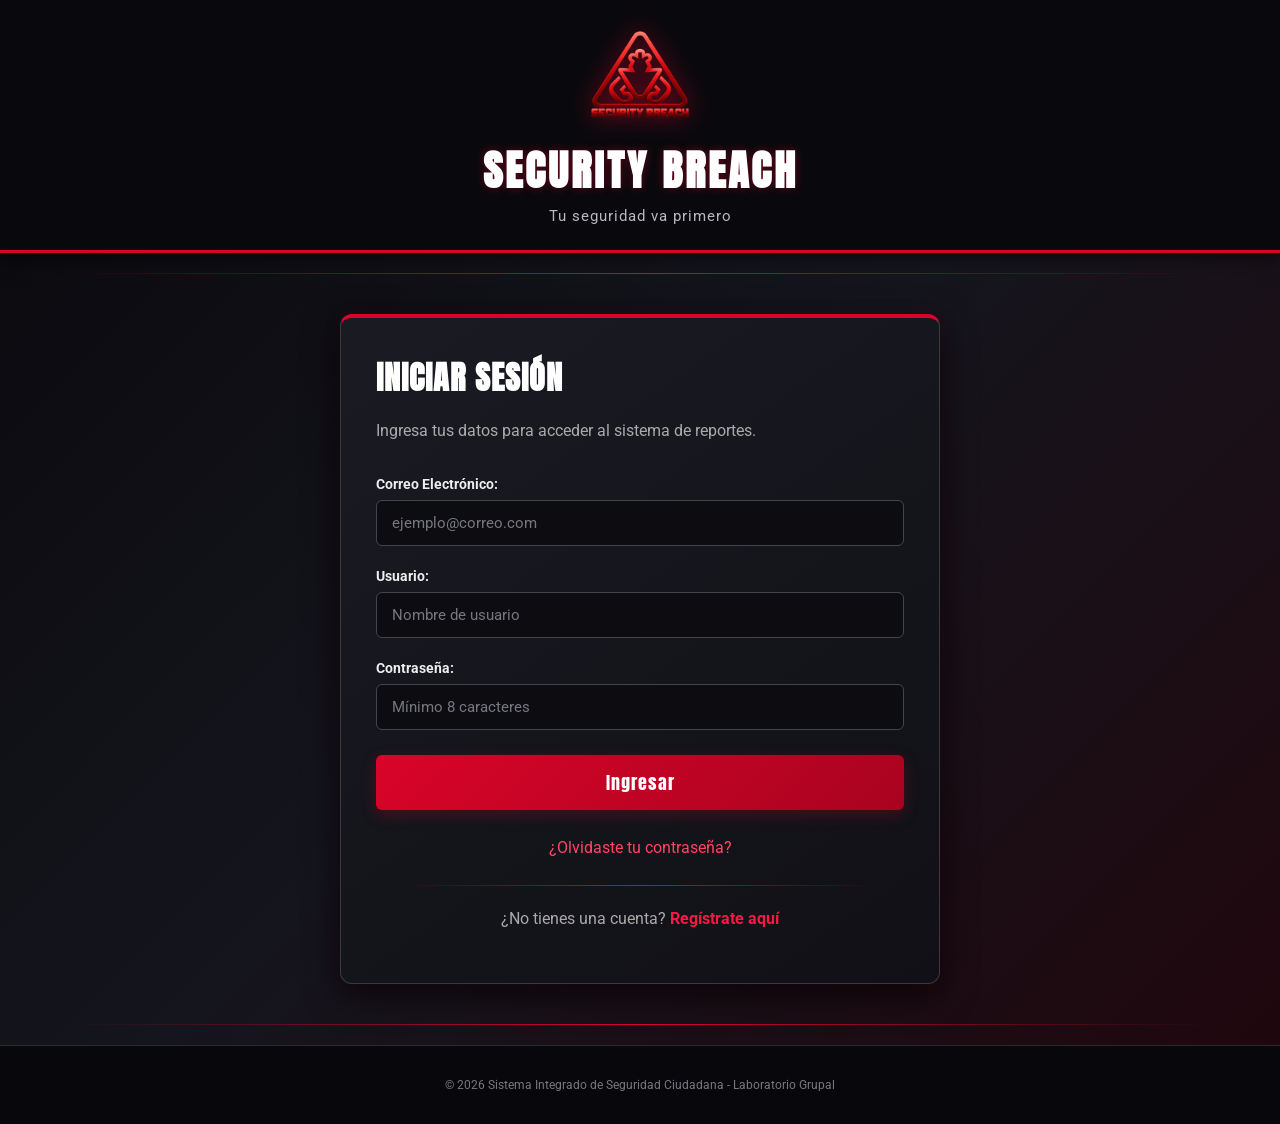
<file: sesion.html>
<!DOCTYPE html>
<html lang="es">
<head>
    <meta charset="UTF-8">
    <meta name="viewport" content="width=device-width, initial-scale=1.0">
    <title>Security Breach | Iniciar Sesión</title>
    <link rel="stylesheet" href="styles3.css">
    <link rel="preconnect" href="https://fonts.googleapis.com">
    <link rel="preconnect" href="https://fonts.gstatic.com" crossorigin>
    <link href="https://fonts.googleapis.com/css2?family=Anton&family=Roboto:wght@300;400;700&display=swap"
        rel="stylesheet">
</head>
<body>
    <header>
        <img
            src="security.png"
            alt="Logo de color rojo con silueta de oso robot y abajo letras que dice security breach"
            width="100">
        <h1>Security Breach</h1>
        <p>Tu seguridad va primero</p>
    </header>
    <hr>
    <main>
        <h2>Iniciar Sesión</h2>
        <p>
            Ingresa tus datos para acceder al sistema de reportes.
        </p>
        <form action="#" method="POST">
            <p>
                <label for="email">
                    Correo Electrónico:
                </label>
                <br>
                <input
                    type="email"
                    id="email"
                    name="email"
                    required
                    placeholder="ejemplo@correo.com">
            </p>
            <p>
                <label for="user">
                    Usuario:
                </label>
                <br>
                <input
                    type="text"
                    id="user"
                    name="user"
                    required
                    placeholder="Nombre de usuario">
            </p>
            <p>
                <label for="password">
                    Contraseña:
                </label>
                <br>
                <input
                    type="password"
                    id="password"
                    name="password"
                    required
                    placeholder="Mínimo 8 caracteres">
            </p>
            <p>
                <button type="button" onclick="window.location.href='index.html'">
                    Ingresar
                </button>
            </p>
        </form>
        <p>
            <a href="#">
                ¿Olvidaste tu contraseña?
            </a>
        </p>
        <hr>
        <p>
            ¿No tienes una cuenta?
            <a href="#">
                Regístrate aquí
            </a>
        </p>
    </main>
    <hr>
    <footer>
        <p>
            © 2026 Sistema Integrado de Seguridad Ciudadana -
            Laboratorio Grupal
        </p>
    </footer>
</body>
</html>
</file>
<file: styles.css>
/* =================================================== 
   HOJA DE ESTILOS: PORTAL DE SEGURIDAD CIUDADANA
   =================================================== */

:root {
    --bg-dark: #1e1e1e;
    --bg-card: #2b2b2b;
    --primary-red: #d60000;
    --bright-red: #ff0000;
    --text-light: #f1f1f1;
    --text-muted: #aaaaaa;
    --border-color: #444444;
}

body {
    font-family: 'Roboto', 'Anton', sans-serif;
    background: linear-gradient(135deg, #2b1f1f 0%, #121212 100%);
    color: var(--text-light);
    margin: 0;
    padding: 0;
    line-height: 1.6;
}

/* ===================================================
   1. CABECERA Y MENU CON FLEXBOX
   =================================================== */
.main-header {
    background: #111111;
    padding: 12px 30px;
    display: flex;
    align-items: center;
    justify-content: space-between;
    border-bottom: 3px solid var(--primary-red);
}

.logo-container {
    display: flex;
    align-items: center;
    gap: 15px;
}

.logo-img {
    width: 60px;
    height: auto;
}

.portal-title {
    font-family: 'Anton', sans-serif;
    font-size: 1.8em;
    color: var(--primary-red);
    margin: 0;
    letter-spacing: 2px;
}

.nav-menu {
    display: flex;
    gap: 15px;
}

.menu-contenedor {
    position: relative;
}

.btn-nav {
    background-color: var(--primary-red);
    color: #ffffff;
    border: none;
    padding: 10px 18px;
    font-family: 'Roboto', sans-serif;
    font-weight: bold;
    cursor: pointer;
    border-radius: 4px;
    transition: background-color 0.3s ease, transform 0.2s ease;
}

.btn-nav:hover {
    background-color: var(--bright-red);
    transform: translateY(-2px);
}

.cuadro-opciones {
    display: none;
    position: absolute;
    right: 0;
    background-color: #222222;
    min-width: 200px;
    box-shadow: 0px 8px 16px rgba(0,0,0,0.7);
    border-radius: 4px;
    z-index: 100;
}

.menu-contenedor:hover .cuadro-opciones {
    display: block;
}

.opcion-item {
    color: var(--text-light);
    padding: 10px 15px;
    text-decoration: none;
    display: block;
    font-size: 0.9em;
    border-bottom: 1px solid #333;
    transition: background-color 0.2s ease;
}

.opcion-item:hover {
    background-color: var(--primary-red);
}

/* ===================================================
   2. BREADCRUMBS (MIGAS DE PAN)
   =================================================== */
.breadcrumbs-container {
    background-color: #1a1a1a;
    padding: 10px 30px;
    border-bottom: 1px solid var(--border-color);
}

.breadcrumbs {
    display: flex;
    list-style: none;
    margin: 0;
    padding: 0;
    gap: 8px;
    font-size: 0.9em;
}

.breadcrumb-item + .breadcrumb-item::before {
    content: "/";
    color: var(--text-muted);
    padding-right: 8px;
}

.breadcrumb-item a {
    color: #ff6666;
    text-decoration: none;
}

.breadcrumb-item a:hover {
    text-decoration: underline;
}

.breadcrumb-item.active {
    color: var(--text-muted);
}

/* ===================================================
   3. LAYOUT GENERAL Y SECCIONES
   =================================================== */
.container {
    max-width: 1100px;
    margin: 30px auto;
    padding: 0 20px;
}

.section-title {
    font-family: 'Anton', sans-serif;
    font-size: 1.4em;
    color: #ffffff;
    border-bottom: 3px solid var(--primary-red);
    padding-bottom: 5px;
    margin-bottom: 20px;
    letter-spacing: 1px;
}

/* ===================================================
   4. PERFIL DE OPERADOR (FLEXBOX) & BARRA DE CARGA
   =================================================== */
.operator-card {
    display: flex;
    align-items: center;
    background-color: var(--bg-card);
    border: 1px solid var(--border-color);
    padding: 20px;
    border-radius: 8px;
    gap: 20px;
    box-shadow: 0 4px 10px rgba(0,0,0,0.5);
    margin-bottom: 30px;
}

.operator-avatar img {
    width: 80px;
    height: 80px;
    border-radius: 50%;
    border: 2px solid var(--primary-red);
    object-fit: cover;
}

.operator-info {
    flex-grow: 1;
}

.operator-name {
    margin: 0 0 5px 0;
    font-size: 1.3em;
}

.operator-role, .operator-shift {
    margin: 2px 0;
    color: var(--text-muted);
    font-size: 0.9em;
}

/* Barra de carga animada de patrullaje */
.patrol-progress-container {
    margin-top: 10px;
}

.patrol-progress-container label {
    font-size: 0.85em;
    color: #ff9999;
}

.progress-bar {
    width: 100%;
    height: 10px;
    background-color: #444;
    border-radius: 5px;
    overflow: hidden;
    margin-top: 5px;
}

.progress-fill {
    height: 100%;
    width: 70%;
    background-color: var(--bright-red);
    animation: patrolLoading 3s infinite alternate ease-in-out;
}

@keyframes patrolLoading {
    0% { width: 30%; }
    100% { width: 90%; }
}

.operator-actions {
    display: flex;
    flex-direction: column;
    align-items: flex-end;
    gap: 10px;
}

.status-badge.active {
    background-color: #008800;
    color: #fff;
    padding: 4px 10px;
    border-radius: 12px;
    font-size: 0.8em;
    font-weight: bold;
}

.btn-action {
    background-color: var(--primary-red);
    color: #fff;
    border: none;
    padding: 8px 14px;
    border-radius: 4px;
    cursor: pointer;
}

/* ===================================================
   5. BOTONES TÁCTILES DE PÁNICO
   =================================================== */
.panic-section {
    margin-bottom: 30px;
}

.panic-grid {
    display: flex;
    gap: 15px;
}

.btn-panic {
    flex: 1;
    padding: 15px;
    font-size: 1.1em;
    font-weight: bold;
    color: #fff;
    border: none;
    border-radius: 8px;
    cursor: pointer;
    transition: transform 0.2s ease, opacity 0.2s ease;
}

.btn-panic:hover {
    transform: scale(1.03);
}

.alert-fire { background-color: #d9534f; }
.alert-crime { background-color: #c9302c; }
.alert-medical { background-color: #0275d8; }

/* ===================================================
   6. MONITOREO DE CÁMARAS (CSS GRID - 3 COLUMNAS)
   =================================================== */
.cameras-grid {
    display: grid;
    grid-template-columns: repeat(3, 1fr);
    gap: 20px;
    margin-bottom: 30px;
}

.camera-card {
    background-color: var(--bg-card);
    border: 1px solid var(--border-color);
    border-radius: 8px;
    overflow: hidden;
    transition: transform 0.3s ease, box-shadow 0.3s ease;
}

.camera-card:hover {
    transform: translateY(-5px);
    box-shadow: 0 8px 18px rgba(255, 0, 0, 0.3);
}

.camera-header {
    background-color: #111;
    padding: 8px 12px;
    display: flex;
    justify-content: space-between;
    font-size: 0.85em;
    font-weight: bold;
}

.cam-status.online {
    color: #00ff00;
}

/* Animación de Parpadeo de Alerta Roja (@keyframes) */

.blink-alert {
    color: #ffffff;
    background-color: var(--bright-red);
    padding: 2px 6px;
    border-radius: 3px;
    animation: blinkAnimation 1s infinite alternate;
}

@keyframes blinkAnimation {
    from { opacity: 1; }
    to { opacity: 0.3; }
}

.camera-screen {
    background-color: #000;
    height: 120px;
    display: flex;
    align-items: center;
    justify-content: center;
    color: #888;
    font-size: 0.9em;
}

.alert-bg {
    border: 2px solid var(--bright-red);
}

.camera-body {
    padding: 15px;
}

.camera-body h3 {
    margin: 0 0 8px 0;
    font-size: 1.1em;
}

.camera-body p {
    margin: 0;
    font-size: 0.85em;
    color: var(--text-muted);
}

/* Pseudo-clase :nth-child() */
.cameras-grid .camera-card:nth-child(even) {
    border-top: 3px solid var(--primary-red);
}

/*  7. SELECTORES AVANZADOS Y ACCESIBILIDAD*/

/* Selector de atributo para enlaces externos que inician con https */

a[href^="https"]::after {
    content: " ↗";
    font-size: 0.8em;
}

/* Selector de atributo para enlaces a archivos PDF */

a[href$=".pdf"]::after {
    content: " [PDF]";
    color: #ff4444;
    font-weight: bold;
    font-size: 0.85em;
}

.external-links {
    list-style: square;
    padding-left: 20px;
}

.external-links a {
    color: #ff8888;
    text-decoration: none;
}

.external-links a:hover {
    text-decoration: underline;
}

/* Accesibilidad con :focus-visible */
a:focus-visible, button:focus-visible {
    outline: 3px solid #ffff00;
    outline-offset: 2px;
}

/* 8. CENTRAL DE EMERGENCIAS Y PAGINACIÓN*/
.phone-list {
    background-color: var(--bg-card);
    list-style: none;
    padding: 20px;
    border-radius: 8px;
    border-left: 5px solid var(--primary-red);
}

.phone-list li {
    padding: 6px 0;
    border-bottom: 1px solid #333;
}

.pagination-container {
    display: flex;
    justify-content: center;
    margin-top: 30px;
}

.pagination {
    display: flex;
    list-style: none;
    padding: 0;
    gap: 8px;
}

.page-link {
    padding: 8px 14px;
    background-color: var(--bg-card);
    color: #fff;
    text-decoration: none;
    border-radius: 4px;
    border: 1px solid var(--border-color);
}

.page-item.active .page-link, .page-link:hover {
    background-color: var(--primary-red);
    border-color: var(--bright-red);
}

.page-item.disabled .page-link {
    color: #666;
    pointer-events: none;
}

.main-footer {
    text-align: center;
    padding: 20px;
    background-color: #111;
    color: var(--text-muted);
    font-size: 0.85em;
    margin-top: 40px;
}

/* 9. MEDIA QUERIES */

/* Tablet (576px ) */



@media (max-width: 576px) {
    .cameras-grid {
        grid-template-columns: repeat(2, 1fr); /* 2 columnas en Tablet */
    }

    .main-header {
        flex-direction: column;
        gap: 15px;
    }

    .operator-card {
        flex-direction: column;
        text-align: center;
    }

    .operator-actions {
        align-items: center;
    }
}

/* Smartphone / Móvil (480px o menos) */



@media (max-width: 480px) {
    .cameras-grid {
        grid-template-columns: 1fr; /* 1 columna en Smartphone */
    }

    .panic-grid {
        flex-direction: column; /* Botones de pánico táctiles apilados */
    }

    .nav-menu {
        flex-direction: column;
        width: 100%;
    }

    .btn-nav {
        width: 100%;
    }

    .cuadro-opciones {
        position: static;
        width: 100%;
    }
}
/* Navegacion entre paginas */

.btn-nav{display:inline-block;text-decoration:none;text-align:center;box-sizing:border-box}
.page-intro{background-color:var(--bg-card);border:1px solid var(--border-color);border-left:5px solid var(--primary-red);border-radius:8px;padding:20px;margin-bottom:30px;box-shadow:0 4px 10px rgba(0,0,0,.35)}
.page-intro h2{margin-top:0}.info-grid{display:grid;grid-template-columns:repeat(3,1fr);gap:20px;margin-bottom:30px}.info-card{background-color:var(--bg-card);border:1px solid var(--border-color);border-radius:8px;padding:20px;box-shadow:0 4px 10px rgba(0,0,0,.35)}.info-card h3{margin-top:0;color:#fff}.info-card p,.info-card li{color:var(--text-muted)}.btn-page{display:inline-block;background-color:var(--primary-red);color:#fff;text-decoration:none;padding:9px 15px;border-radius:4px;font-weight:bold;border:1px solid var(--primary-red);transition:background-color .2s ease,transform .2s ease}.btn-page:hover{background-color:var(--bright-red);transform:translateY(-2px)}.pagination .page-link{display:block}@media(max-width:768px){.info-grid{grid-template-columns:1fr 1fr}}@media(max-width:480px){.info-grid{grid-template-columns:1fr}}


/* Mapa de la ruta de patrullaje */


.patrol-map {
    margin-top: 14px;
    background: #111;
    border: 1px solid var(--border-color);
    border-radius: 8px;
    overflow: hidden;
    box-shadow: 0 4px 12px rgba(0,0,0,0.45);
}

.patrol-map img {
    display: block;
    width: 100%;
    height: 210px;
    object-fit: cover;
}

.map-caption {
    margin: 0;
    padding: 8px 12px;
    background: #181818;
    color: var(--text-muted);
    font-size: 0.78em;
    border-top: 1px solid #333;
}


@media (max-width: 768px) {
    .patrol-map img {
        height: 180px;
    }
}



@media (max-width: 480px) {
    .patrol-map img {
        height: 150px;
    }
}


/* Perfil del operador: avatar junto al nombre y acciones alineadas */
.operator-card {
    align-items: stretch;
}

.operator-info {
    min-width: 0;
}

.operator-heading {
    display: flex;
    align-items: center;
    gap: 20px;
    margin-bottom: 8px;
}

.operator-avatar {
    flex: 0 0 80px;
}

.operator-avatar img {
    width: 80px;
    height: 80px;
    border-radius: 50%;
    border: 2px solid var(--primary-red);
    object-fit: cover;
    display: block;
}

.operator-details {
    min-width: 0;
}

.operator-details .operator-name {
    margin: 0 0 5px 0;
}

.operator-actions {
    min-width: 150px;
    justify-content: center;
    align-items: stretch;
    align-self: stretch;
    padding-left: 20px;
}

.operator-actions .status-badge,
.operator-actions .btn-action {
    width: 150px;
    box-sizing: border-box;
    text-align: center;
}

.operator-actions .btn-action {
    margin: 0;
}






@media (max-width: 768px) {
    .operator-actions {
        min-width: 0;
        width: 100%;
        padding-left: 0;
    }



    .operator-actions .status-badge,
    .operator-actions .btn-action {
        width: min(220px, 100%);
    }
}


@media (max-width: 480px) {
    .operator-heading {
        flex-direction: column;
        text-align: center;
    }
}
</file>
<file: styles3.css>
* {
    box-sizing: border-box;
}

body {
    margin: 0;
    min-height: 100vh;

    font-family: 'Roboto', sans-serif;

    color: #ffffff;

    background:
        linear-gradient(
            135deg,
            #08080c 0%,
            #15151d 50%,
            #21060d 100%
        );

    display: flex;
    flex-direction: column;
}

header {
    background-color: #09090d;

    padding: 25px 20px;

    text-align: center;

    border-bottom: 3px solid #d90429;

    box-shadow:
        0 4px 20px rgba(0, 0, 0, 0.6);
}

header img {
    width: 100px;
    height: 100px;

    object-fit: contain;

    margin-bottom: 5px;

    filter:
        drop-shadow(
            0 0 12px rgba(217, 4, 41, 0.6)
        );
}

header h1 {
    margin: 5px 0;

    font-family: 'Anton', sans-serif;

    font-size: 42px;

    letter-spacing: 3px;

    text-transform: uppercase;

    color: #ffffff;

    text-shadow:
        0 0 10px rgba(217, 4, 41, 0.4);
}

header p {
    margin: 5px 0 0;

    color: #b8b8c0;

    font-size: 15px;

    letter-spacing: 1px;
}

hr {
    width: 90%;

    border: none;

    height: 1px;

    margin: 20px auto;

    background:
        linear-gradient(
            90deg,
            transparent,
            #d90429,
            transparent
        );
}

main {
    width: 90%;

    max-width: 600px;

    margin: 20px auto;

    padding: 35px;

    background:
        linear-gradient(
            145deg,
            #1a1a22,
            #101016
        );

    border: 1px solid #393942;

    border-top: 4px solid #d90429;

    border-radius: 12px;

    box-shadow:
        0 10px 35px rgba(0, 0, 0, 0.7),
        0 0 20px rgba(217, 4, 41, 0.08);
}

main h2 {
    margin-top: 0;

    margin-bottom: 10px;

    font-family: 'Anton', sans-serif;

    font-size: 32px;

    letter-spacing: 1px;

    text-transform: uppercase;

    color: #ffffff;
}

main > p {
    color: #aaaaaa;

    line-height: 1.6;
}

form {
    margin-top: 30px;
}


/* Cada grupo */

form p {
    margin: 20px 0;
}

label {
    display: inline-block;

    margin-bottom: 8px;

    color: #eeeeee;

    font-weight: 700;

    font-size: 14px;
}

input {
    width: 100%;

    padding: 13px 15px;

    background-color: #0c0c11;

    color: #ffffff;

    border: 1px solid #44444d;

    border-radius: 6px;

    font-family: 'Roboto', sans-serif;

    font-size: 15px;

    outline: none;

    transition:
        border-color 0.3s,
        box-shadow 0.3s,
        background-color 0.3s;
}

input::placeholder {
    color: #777780;
}

input:focus {
    background-color: #101017;

    border-color: #d90429;

    box-shadow:
        0 0 0 2px rgba(217, 4, 41, 0.12),
        0 0 12px rgba(217, 4, 41, 0.2);
}

button {
    width: 100%;

    padding: 14px 20px;

    margin-top: 5px;

    border: none;

    border-radius: 6px;

    background:
        linear-gradient(
            135deg,
            #d90429,
            #a90320
        );

    color: #ffffff;

    font-family: 'Anton', sans-serif;

    font-size: 18px;

    letter-spacing: 1px;

    cursor: pointer;

    transition:
        transform 0.2s,
        box-shadow 0.2s,
        background 0.2s;

    box-shadow:
        0 5px 15px rgba(217, 4, 41, 0.25);
}

button:hover {
    background:
        linear-gradient(
            135deg,
            #ff1744,
            #d90429
        );

    transform: translateY(-2px);

    box-shadow:
        0 8px 20px rgba(217, 4, 41, 0.45);
}

button:active {
    transform: translateY(0);

    box-shadow:
        0 4px 10px rgba(217, 4, 41, 0.3);
}

a {
    color: #ff4564;

    text-decoration: none;

    transition:
        color 0.2s;
}
a:hover {
    color: #ff1744;

    text-decoration: underline;
}

form + p {
    text-align: center;

    margin: 25px 0;
}

main > p:last-child {
    text-align: center;

    color: #aaaaaa;
}

main > p:last-child a {
    color: #ff1744;

    font-weight: 700;
}

footer {
    margin-top: auto;

    padding: 20px;

    background-color: #08080c;

    border-top: 1px solid #292930;

    text-align: center;

    color: #777780;

    font-size: 12px;
}

@media (max-width: 600px) {

    header {
        padding: 20px 15px;
    }
    header img {
        width: 80px;
        height: 80px;
    }
    header h1 {
        font-size: 30px;

        letter-spacing: 2px;
    }
    header p {
        font-size: 13px;
    }
    main {
        width: 92%;

        padding: 25px 20px;

        margin: 15px auto;
    }
    main h2 {
        font-size: 26px;
    }
    input {
        padding: 12px;
    }
    button {
        font-size: 16px;

        padding: 13px;
    }
    footer {
        font-size: 11px;

        padding: 15px;
    }
}
</file>
